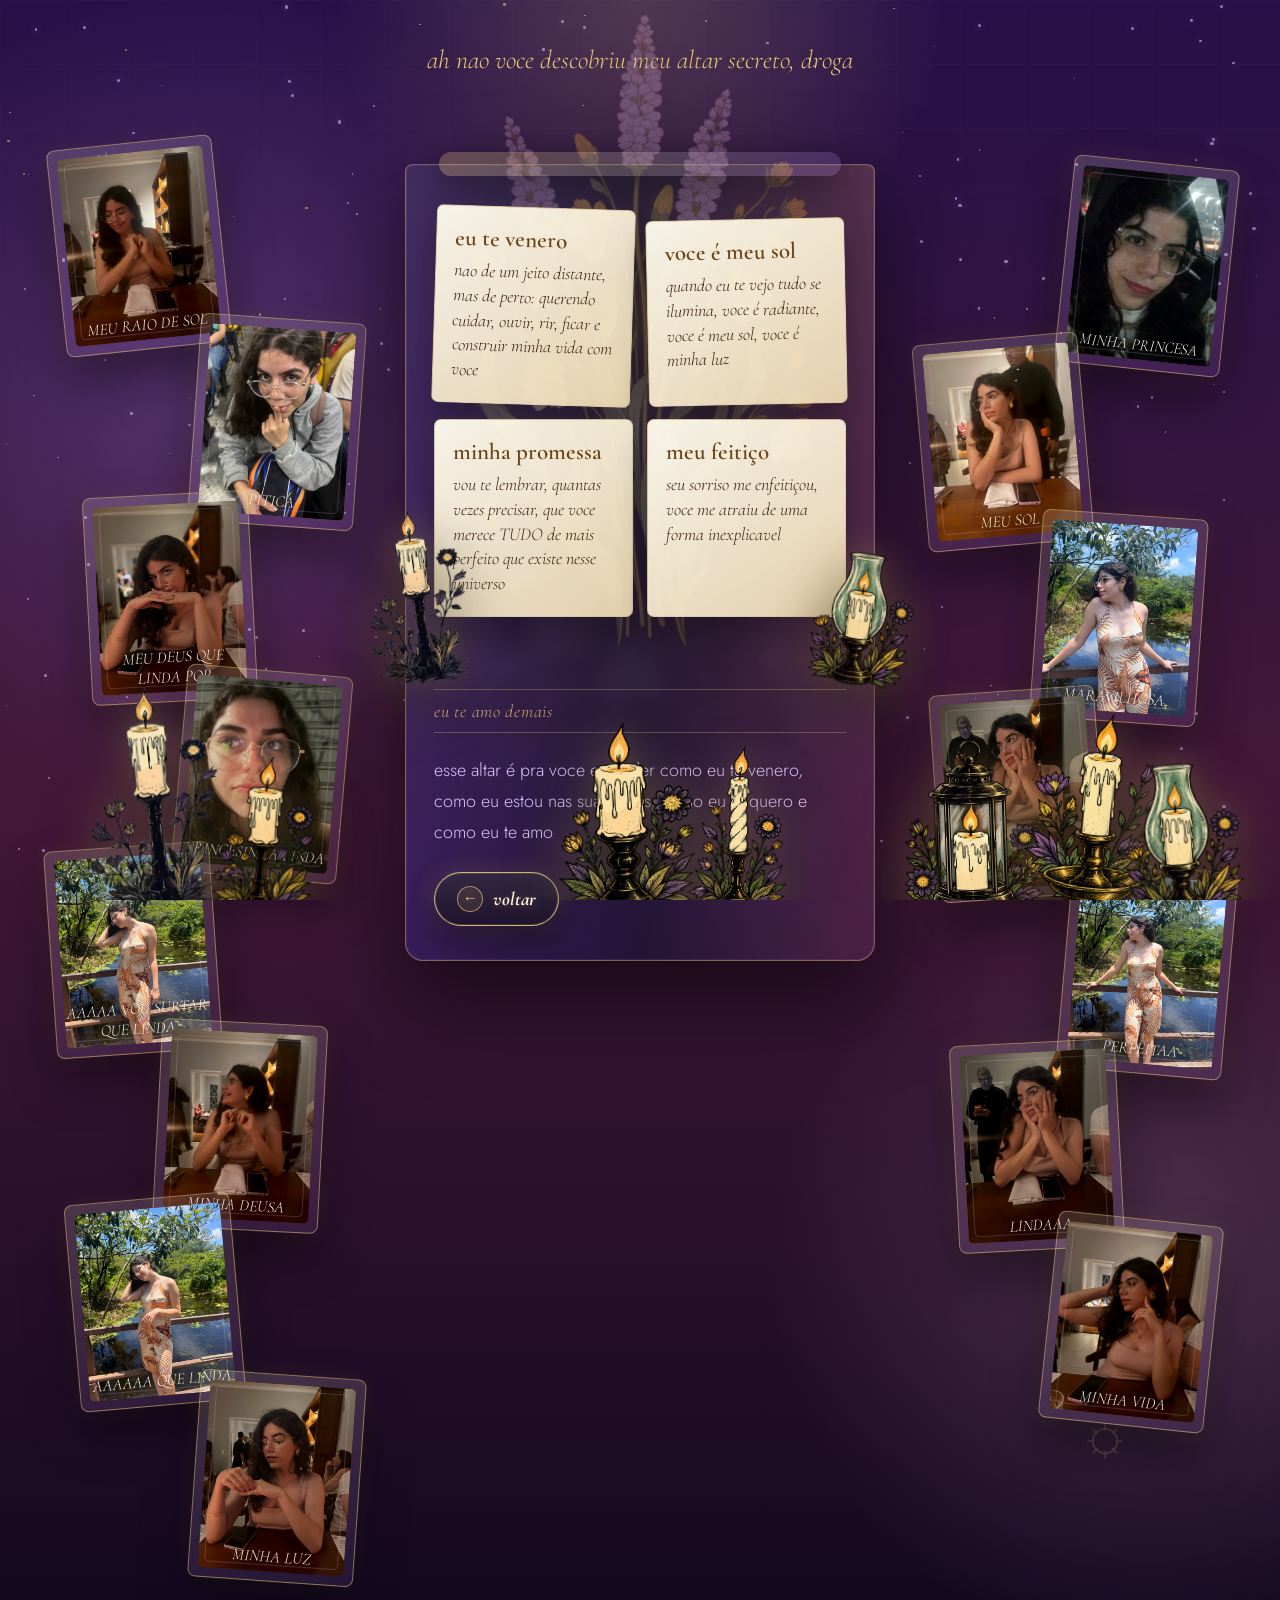
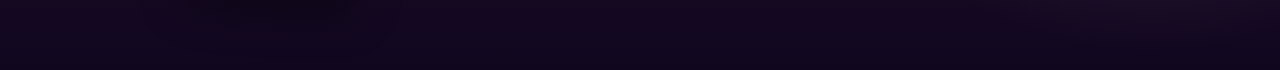
<file: altar.html>
<!DOCTYPE html>
<html lang="pt-BR">
<head>
<meta charset="UTF-8">
<meta name="viewport" content="width=device-width, initial-scale=1.0">
<title>altar</title>
<link rel="preconnect" href="https://fonts.googleapis.com">
<link rel="preconnect" href="https://fonts.gstatic.com" crossorigin>
<link href="https://fonts.googleapis.com/css2?family=Cormorant+Garamond:ital,wght@0,400;0,500;0,600;1,400;1,500&family=Jost:wght@300;400;500;600&display=swap" rel="stylesheet">
<style>
  :root{
    --bg-deep:#10071f;
    --bg-mid:#271148;
    --bg-wine:#421838;
    --lavender:#b98cf2;
    --lavender-soft:#d9c2fb;
    --gold:#e8c877;
    --rose:#f0b9dd;
    --wax:#f4e6cf;
    --ink:#3d2512;
    --text-soft:#f8f1ff;
    --serif:'Cormorant Garamond', serif;
    --sans:'Jost', sans-serif;
  }

  *{ box-sizing:border-box; }
  html{ scroll-behavior:smooth; }
  body{
    margin:0;
    min-height:100vh;
    color:var(--text-soft);
    font-family:var(--sans);
    font-weight:300;
    overflow-x:hidden;
    background:
      radial-gradient(circle at 50% 0%, rgba(232,200,119,0.22), transparent 19rem),
      radial-gradient(circle at 16% 24%, rgba(185,140,242,0.24), transparent 26rem),
      radial-gradient(circle at 90% 76%, rgba(240,185,221,0.18), transparent 24rem),
      linear-gradient(180deg, var(--bg-mid), var(--bg-wine) 48%, var(--bg-deep));
  }

  body::before{
    content:'';
    position:fixed;
    inset:0;
    pointer-events:none;
    background:
      linear-gradient(rgba(255,255,255,0.025) 1px, transparent 1px),
      linear-gradient(90deg, rgba(255,255,255,0.018) 1px, transparent 1px);
    background-size:64px 64px;
    mask-image:linear-gradient(to bottom, rgba(0,0,0,0.65), transparent 70%);
    z-index:0;
  }

  #stars{ position:fixed; inset:0; z-index:0; pointer-events:none; }
  .star{
    position:absolute;
    background:var(--lavender-soft);
    border-radius:50%;
    animation:twinkle 4s ease-in-out infinite;
    opacity:0.6;
    box-shadow:0 0 10px rgba(217,194,251,0.82), 0 0 18px rgba(232,200,119,0.22);
  }

  @keyframes twinkle{
    0%,100%{ opacity:0.16; transform:scale(1); }
    50%{ opacity:0.95; transform:scale(1.4); }
  }

  .sym{
    position:absolute;
    opacity:0.24;
    color:var(--lavender-soft);
    pointer-events:none;
    z-index:0;
    filter:drop-shadow(0 0 12px rgba(232,200,119,0.16));
  }
  .sym.gold{ color:var(--gold); }
  .sym.purple{ color:var(--lavender); filter:drop-shadow(0 0 12px rgba(185,140,242,0.34)); }
  .sym-drift{ animation:drift 9s ease-in-out infinite; }

  @keyframes drift{
    0%,100%{ transform:translateY(0) rotate(0deg); }
    50%{ transform:translateY(-16px) rotate(6deg); }
  }

  main{
    position:relative;
    z-index:2;
    min-height:100vh;
    padding:34px 18px 72px;
  }

  .window-candles{
    position:fixed;
    inset:0;
    z-index:3;
    pointer-events:none;
    overflow:hidden;
  }

  .scene-candle,
  .note-candle{
    position:absolute;
    width:var(--w, 118px);
    height:auto;
    object-fit:contain;
    opacity:var(--o, 1);
    transform:rotate(var(--r, 0deg));
    transform-origin:50% 100%;
    filter:
      drop-shadow(0 22px 30px rgba(0,0,0,0.58))
      drop-shadow(0 0 18px rgba(232,200,119,0.34));
    animation:none;
  }

  .scene-candle.one{ left:7vw; top:auto; bottom:-20px; --w:150px; --r:-6deg; --o:1; }
  .scene-candle.two{ left:15vw; right:auto; top:auto; bottom:-16px; --w:132px; --r:4deg; --o:1; }
  .scene-candle.three{ left:calc(50% - 94px); bottom:-22px; --w:166px; --r:-3deg; --o:1; }
  .scene-candle.four{ left:calc(50% + 24px); right:auto; bottom:-18px; --w:142px; --r:2deg; --o:1; }
  .scene-candle.five{ right:18vw; left:auto; top:auto; bottom:-22px; --w:150px; --r:-2deg; --o:1; }
  .scene-candle.six{ right:8vw; left:auto; bottom:-18px; --w:174px; --r:5deg; --o:1; }
  .scene-candle.seven{ right:2vw; left:auto; top:auto; bottom:-24px; --w:136px; --r:-5deg; --o:1; }

  @keyframes candleSway{
    0%,100%{ transform:translateY(0) rotate(var(--r, 0deg)); }
    50%{ transform:translateY(-5px) rotate(calc(var(--r, 0deg) * -0.35)); }
  }

  .altar-room{
    width:min(1180px, 100%);
    margin:0 auto;
    display:grid;
    grid-template-columns:minmax(250px, 0.78fr) minmax(320px, 1.18fr) minmax(250px, 0.78fr);
    gap:clamp(18px, 3.5vw, 46px);
    align-items:start;
  }

  .header-spell{
    grid-column:1 / -1;
    text-align:center;
    padding:10px 0 6px;
  }

  .header-spell p{
    margin:0 0 4px;
    color:var(--gold);
    font-family:var(--serif);
    font-style:italic;
    font-size:clamp(18px, 3.2vw, 26px);
  }

  h1{
    margin:0;
    font-family:var(--serif);
    font-weight:500;
    line-height:0.9;
    font-size:clamp(58px, 11vw, 128px);
    background:linear-gradient(180deg, #fff, var(--lavender-soft) 58%, var(--gold));
    -webkit-background-clip:text;
    background-clip:text;
    color:transparent;
    text-shadow:0 22px 62px rgba(0,0,0,0.34);
  }

  .photo-column{
    min-height:1460px;
    position:relative;
  }

  .portrait{
    position:absolute;
    width:clamp(118px, 13.5vw, 166px);
    aspect-ratio:4/5;
    padding:9px;
    border:1px solid rgba(232,200,119,0.5);
    border-radius:8px;
    background:linear-gradient(160deg, rgba(255,248,230,0.16), rgba(185,140,242,0.1));
    box-shadow:0 24px 48px rgba(0,0,0,0.42), 0 0 26px rgba(232,200,119,0.08);
    transform:rotate(var(--rot, 0deg));
    transition:transform .35s ease, border-color .35s ease;
  }

  .portrait::before{
    content:'';
    position:absolute;
    inset:15px;
    border:1px solid rgba(217,194,251,0.2);
    border-radius:5px;
    z-index:2;
    pointer-events:none;
  }

  .portrait::after{
    content:attr(data-label);
    position:absolute;
    left:10px;
    right:10px;
    bottom:14px;
    z-index:2;
    color:#fff8e6;
    font-family:var(--serif);
    font-style:italic;
    font-size:16px;
    text-align:center;
    text-shadow:0 2px 10px rgba(0,0,0,0.8);
  }

  .portrait:hover{
    border-color:rgba(232,200,119,0.86);
    transform:translateY(-8px) rotate(var(--rot, 0deg)) scale(1.03);
  }

  .portrait img{
    width:100%;
    height:100%;
    display:block;
    object-fit:cover;
    border-radius:5px;
    filter:saturate(1.06) contrast(1.03);
  }

  .left .portrait:nth-child(1){ top:12px; left:2%; --rot:-6deg; }
  .left .portrait:nth-child(2){ top:188px; right:0; --rot:4deg; }
  .left .portrait:nth-child(3){ top:364px; left:12%; --rot:-3deg; }
  .left .portrait:nth-child(4){ top:540px; right:5%; --rot:5deg; }
  .left .portrait:nth-child(5){ top:716px; left:0; --rot:-4deg; }
  .left .portrait:nth-child(6){ top:892px; right:12%; --rot:3deg; }
  .left .portrait:nth-child(7){ top:1068px; left:7%; --rot:-5deg; }
  .left .portrait:nth-child(8){ top:1244px; right:0; --rot:4deg; }
  .right .portrait:nth-child(1){ top:32px; right:0; --rot:6deg; }
  .right .portrait:nth-child(2){ top:208px; left:0; --rot:-5deg; }
  .right .portrait:nth-child(3){ top:384px; right:9%; --rot:4deg; }
  .right .portrait:nth-child(4){ top:560px; left:5%; --rot:-4deg; }
  .right .portrait:nth-child(5){ top:736px; right:0; --rot:5deg; }
  .right .portrait:nth-child(6){ top:912px; left:11%; --rot:-3deg; }
  .right .portrait:nth-child(7){ top:1088px; right:5%; --rot:6deg; }

  .shrine{
    position:relative;
    min-height:720px;
    display:flex;
    align-items:flex-end;
    justify-content:center;
    padding-top:34px;
  }

  .halo{
    position:absolute;
    top:28px;
    left:50%;
    width:min(74vw, 430px);
    aspect-ratio:1;
    transform:translateX(-50%);
    border-radius:50%;
    background:
      radial-gradient(circle, rgba(232,200,119,0.36), rgba(185,140,242,0.14) 46%, transparent 72%);
    filter:blur(1px);
    animation:haloPulse 5s ease-in-out infinite;
  }

  .sun-icon{
    position:absolute;
    top:62px;
    left:50%;
    z-index:2;
    width:min(56vw, 270px);
    transform:translateX(-50%);
    filter:drop-shadow(0 22px 48px rgba(0,0,0,0.55)) drop-shadow(0 0 30px rgba(232,200,119,0.32));
    animation:sunBreath 5s ease-in-out infinite;
  }

  .main-photo{
    position:absolute;
    top:245px;
    left:50%;
    z-index:4;
    width:min(58vw, 310px);
    aspect-ratio:4/5;
    padding:12px;
    border:1px solid rgba(232,200,119,0.75);
    border-radius:8px;
    background:
      linear-gradient(160deg, rgba(255,248,230,0.18), rgba(185,140,242,0.12)),
      rgba(20,10,38,0.7);
    box-shadow:0 34px 86px rgba(0,0,0,0.58), 0 0 42px rgba(232,200,119,0.14);
    transform:translateX(-50%) rotate(-1.4deg);
  }

  .main-photo::after{
    content:'minha obra de arte viva';
    position:absolute;
    left:12px;
    right:12px;
    bottom:18px;
    z-index:2;
    color:#fff8e6;
    font-family:var(--serif);
    font-style:italic;
    font-size:20px;
    text-align:center;
    text-shadow:0 2px 12px rgba(0,0,0,0.86);
  }

  .main-photo img{
    width:100%;
    height:100%;
    display:block;
    object-fit:cover;
    border-radius:5px;
  }

  .altar-table{
    position:relative;
    z-index:5;
    width:100%;
    min-height:310px;
    padding:42px 28px 34px;
    border:1px solid rgba(232,200,119,0.38);
    border-radius:8px 8px 18px 18px;
    background:
      linear-gradient(180deg, rgba(255,248,230,0.11), rgba(185,140,242,0.08)),
      linear-gradient(90deg, rgba(42,19,80,0.82), rgba(20,10,38,0.92), rgba(66,24,56,0.86));
    box-shadow:0 34px 90px rgba(0,0,0,0.62), inset 0 0 0 1px rgba(217,194,251,0.08);
    backdrop-filter:blur(10px);
  }

  .altar-table::before{
    content:'';
    position:absolute;
    left:7%;
    right:7%;
    top:-13px;
    height:24px;
    border-radius:999px;
    background:linear-gradient(90deg, rgba(232,200,119,0.28), rgba(255,248,230,0.16), rgba(185,140,242,0.2));
    box-shadow:0 10px 32px rgba(0,0,0,0.38);
  }

  .bouquet{
    position:absolute;
    left:50%;
    top:-160px;
    width:min(78vw, 450px);
    transform:translateX(-50%);
    opacity:0.3;
    z-index:-1;
    filter:drop-shadow(0 20px 48px rgba(0,0,0,0.58));
  }

  .love-notes{
    display:grid;
    grid-template-columns:1fr 1fr;
    gap:14px;
    position:relative;
    z-index:7;
    padding-bottom:48px;
  }

  .note-candle{
    z-index:8;
    bottom:-24px;
    --w:116px;
    --o:.98;
    animation:none;
  }

  .note-candle.left{
    left:-62px;
    --r:-8deg;
    animation-delay:-1.2s;
  }

  .note-candle.right{
    right:-62px;
    --r:8deg;
    animation-delay:-2.4s;
  }

  .note{
    min-height:138px;
    padding:18px 18px 20px;
    border:1px solid rgba(147,100,39,0.25);
    border-radius:7px;
    background:
      linear-gradient(145deg, rgba(255,252,239,0.96), rgba(242,222,183,0.92));
    color:var(--ink);
    box-shadow:0 18px 34px rgba(0,0,0,0.28);
    transform:rotate(var(--rot, 0deg));
  }

  .note strong{
    display:block;
    margin-bottom:6px;
    font-family:var(--serif);
    font-size:23px;
    font-weight:600;
    color:#6c4214;
  }

  .note p{
    margin:0;
    font-family:var(--serif);
    font-size:18px;
    line-height:1.38;
    font-style:italic;
  }

  .note:nth-child(1){ --rot:-1.8deg; }
  .note:nth-child(2){ --rot:1.4deg; margin-top:18px; }
  .note:nth-child(3){ --rot:1.8deg; }
  .note:nth-child(4){ --rot:-1.2deg; margin-top:12px; }

  .mantra{
    margin-top:24px;
    padding:10px 0;
    border-top:1px solid rgba(232,200,119,0.28);
    border-bottom:1px solid rgba(232,200,119,0.28);
    overflow:hidden;
    position:relative;
    z-index:7;
  }

  .mantra span{
    display:block;
    white-space:nowrap;
    color:rgba(232,200,119,0.8);
    font-family:var(--serif);
    font-size:18px;
    font-style:italic;
    letter-spacing:0.04em;
    text-shadow:0 0 14px rgba(232,200,119,0.18);
  }

  .confession{
    margin:22px 0 0;
    color:var(--lavender-soft);
    font-size:18px;
    line-height:1.72;
    position:relative;
    z-index:7;
  }

  .back-link{
    display:inline-flex;
    align-items:center;
    justify-content:center;
    gap:10px;
    margin-top:24px;
    padding:13px 22px;
    color:#fff6dc;
    text-decoration:none;
    font-family:var(--serif);
    font-size:19px;
    font-weight:700;
    font-style:italic;
    line-height:1;
    border:1px solid rgba(232,200,119,0.9);
    border-radius:999px;
    background:
      linear-gradient(180deg, rgba(255,248,230,0.12), rgba(232,200,119,0.04)),
      rgba(20,10,38,0.86);
    box-shadow:
      0 14px 30px rgba(0,0,0,0.42),
      0 0 24px rgba(232,200,119,0.18),
      inset 0 0 0 1px rgba(255,248,230,0.12);
    text-shadow:0 1px 8px rgba(232,200,119,0.3);
    transition:color .25s ease, border-color .25s ease, background .25s ease, box-shadow .25s ease, transform .25s ease;
  }

  .back-link::before{
    content:'←';
    display:grid;
    place-items:center;
    width:24px;
    height:24px;
    border-radius:50%;
    border:1px solid rgba(232,200,119,0.62);
    background:rgba(232,200,119,0.1);
    font-family:var(--sans);
    font-style:normal;
    font-size:15px;
    line-height:1;
    color:var(--gold);
  }

  .back-link:hover,
  .back-link:focus-visible{
    color:#fff;
    border-color:#fff0b8;
    background:
      linear-gradient(180deg, rgba(255,248,230,0.18), rgba(232,200,119,0.08)),
      rgba(42,19,80,0.94);
    box-shadow:
      0 18px 38px rgba(0,0,0,0.48),
      0 0 34px rgba(232,200,119,0.3),
      inset 0 0 0 1px rgba(255,248,230,0.2);
    transform:translateY(-2px);
    outline:none;
  }

  footer{
    position:relative;
    z-index:1;
    text-align:center;
    padding:0 20px 42px;
    margin-top:-34px;
    color:rgba(217,194,251,0.45);
    font-family:var(--serif);
    font-size:14px;
    font-style:italic;
  }

  @keyframes haloPulse{
    0%,100%{ transform:translateX(-50%) scale(1); opacity:0.8; }
    50%{ transform:translateX(-50%) scale(1.1); opacity:1; }
  }

  @keyframes sunBreath{
    0%,100%{ transform:translateX(-50%) scale(1); }
    50%{ transform:translateX(-50%) scale(1.035); }
  }

  @media (max-width:980px){
    .altar-room{
      grid-template-columns:1fr;
      gap:18px;
    }

    .photo-column{
      min-height:auto;
      display:grid;
      grid-template-columns:repeat(3, minmax(0, 1fr));
      gap:12px;
      order:3;
    }

    .right{ order:4; }

    .portrait{
      position:relative;
      inset:auto !important;
      width:100%;
      transform:rotate(var(--rot, 0deg));
    }

    .shrine{
      min-height:690px;
      order:2;
    }
  }

  @media (max-width:660px){
    main{ padding:24px 14px 62px; }
    .header-spell{ text-align:left; }
    .shrine{ min-height:650px; padding-top:10px; }
    .sun-icon{ top:42px; width:min(62vw, 240px); }
    .main-photo{ top:210px; width:min(76vw, 284px); }
    .altar-table{ padding:36px 16px 26px; }
    .love-notes{ grid-template-columns:1fr; }
    .note-candle{ --w:92px; bottom:-12px; }
    .note-candle.left{ left:-32px; }
    .note-candle.right{ right:-32px; }
    .note:nth-child(n){ margin-top:0; }
    .photo-column{ grid-template-columns:1fr 1fr; }
    .scene-candle.one,
    .scene-candle.seven{ display:none; }
    .scene-candle.two{ left:2vw; bottom:-12px; --w:112px; }
    .scene-candle.three{ left:calc(50% - 64px); bottom:-14px; --w:128px; }
    .scene-candle.four{ left:calc(50% + 20px); bottom:-12px; --w:108px; }
    .scene-candle.five{ right:18vw; left:auto; bottom:-14px; --w:118px; }
    .scene-candle.six{ right:0; left:auto; bottom:-12px; --w:126px; }
  }

  @media (prefers-reduced-motion:reduce){
    .star, .sym-drift, .halo, .sun-icon, .scene-candle, .note-candle{
      animation:none !important;
    }
  }
</style>
</head>
<body>
<div id="stars"></div>
<div class="window-candles" aria-hidden="true">
  <img class="scene-candle one" src="vela 1.png" alt="">
  <img class="scene-candle two" src="vela 2.png" alt="">
  <img class="scene-candle three" src="vela 3.png" alt="">
  <img class="scene-candle four" src="vela 4.png" alt="">
  <img class="scene-candle five" src="vela 5.png" alt="">
  <img class="scene-candle six" src="vela 6.png" alt="">
  <img class="scene-candle seven" src="vela 7.png" alt="">
</div>

<main>
  <svg class="sym sym-drift gold" style="top:9%; left:7%;" width="32" height="32" viewBox="0 0 24 24" fill="none" stroke="currentColor" stroke-width="1"><path d="M12 2l2 6h6l-5 3.7 2 6.3-5-3.9-5 3.9 2-6.3L4 8h6z"/></svg>
  <svg class="sym sym-drift purple" style="top:16%; right:9%; animation-delay:1.5s;" width="28" height="28" viewBox="0 0 24 24" fill="none" stroke="currentColor" stroke-width="1"><path d="M17 12a5 5 0 11-5-5 4 4 0 004 4 5 5 0 011 1z"/></svg>
  <svg class="sym sym-drift gold" style="bottom:12%; right:12%; animation-delay:2.6s;" width="42" height="42" viewBox="0 0 24 24" fill="none" stroke="currentColor" stroke-width="0.9"><circle cx="12" cy="12" r="7"/><path d="M12 2v4M12 18v4M2 12h4M18 12h4M5 5l2.8 2.8M16.2 16.2L19 19M19 5l-2.8 2.8M7.8 16.2L5 19"/></svg>

  <section class="altar-room" aria-label="altar secreto para ela">
    <div class="header-spell">
      <p>ah nao voce descobriu meu altar secreto, droga</p>
    </div>

    <div class="photo-column left" id="leftPortraits" aria-label="retratos"></div>

    <div class="shrine">
      <div class="halo"></div>
      <img class="sun-icon" src="tarot-sun.png" alt="">
      <div class="main-photo">
        <img src="FOTO1.jpg" alt="foto principal dela">
      </div>

      <div class="altar-table">
        <img class="bouquet" src="bouquet.png" alt="">

        <div class="love-notes">
          <img class="note-candle left" src="vela 1.png" alt="" aria-hidden="true">
          <img class="note-candle right" src="vela 7.png" alt="" aria-hidden="true">
          <article class="note">
            <strong>eu te venero</strong>
            <p>nao de um jeito distante, mas de perto: querendo cuidar, ouvir, rir, ficar e construir minha vida com voce</p>
          </article>
          <article class="note">
            <strong>voce é meu sol</strong>
            <p>quando eu te vejo tudo se ilumina, voce é radiante, voce é meu sol, voce é minha luz</p>
          </article>
          <article class="note">
            <strong>minha promessa</strong>
            <p>vou te lembrar, quantas vezes precisar, que voce merece TUDO de mais perfeito que existe nesse universo</p>
          </article>
          <article class="note">
            <strong>meu feitiço</strong>
            <p>seu sorriso me enfeitiçou, voce me atraiu de uma forma inexplicavel</p>
          </article>
        </div>

        <div class="mantra" aria-hidden="true">
          <span>eu te amo demais</span>
        </div>

        <p class="confession">
          esse altar é pra voce entender como eu te venero, como eu estou nas suas maos, como eu te quero e como eu te amo
        </p>

        <a class="back-link" href="index.html">voltar</a>
      </div>
    </div>

    <div class="photo-column right" id="rightPortraits" aria-label="mais retratos"></div>
  </section>
</main>

<footer></footer>

<script>
  const portraitLabels = [
    'MEU RAIO DE SOL',
    'PITICA',
    'MEU DEUS QUE LINDA PQP',
    'PRINCESINHA LINDA',
    'AAAAA VOU SURTAR QUE LINDA',
    'MINHA DEUSA',
    'AAAAAA QUE LINDA',
    'MINHA LUZ',
    'MINHA PRINCESA',
    'MEU SOL',
    'MARAVILHOSA',
    'GOSTOSA',
    'PERFEITAA',
    'LINDAAA',
    'MINHA VIDA'
  ];
  const portraitSources = [
    'FOTO1.jpg',
    'FOTO2.jpg',
    'FOTO3.jpg',
    'FOTO4.jpg',
    'FOTO5.jpg',
    'FOTO6.jpg',
    'FOTO7.jpg',
    'FOTO8.jpg',
    'FOTO9.JPG',
    'FOTO10.jpg',
    'FOTO11.jpg',
    'FOTO12.jpg',
    'FOTO13.jpg',
    'FOTO14.jpg',
    'FOTO15.jpg'
  ];
  const leftPortraits = document.getElementById('leftPortraits');
  const rightPortraits = document.getElementById('rightPortraits');

  portraitSources.forEach((src, index) => {
    const frame = document.createElement('div');
    frame.className = 'portrait';
    frame.dataset.label = portraitLabels[index];

    const img = document.createElement('img');
    img.alt = 'foto dela';
    img.src = src;
    img.onerror = () => frame.remove();
    frame.appendChild(img);

    if(index < 8){
      leftPortraits.appendChild(frame);
    }else{
      rightPortraits.appendChild(frame);
    }
  });

  const starsContainer = document.getElementById('stars');
  const STAR_COUNT = 240;

  for(let i = 0; i < STAR_COUNT; i++){
    const s = document.createElement('div');
    s.className = 'star';
    const size = Math.random() * 2.4 + 1;
    s.style.width = size + 'px';
    s.style.height = size + 'px';
    s.style.left = Math.random() * 100 + 'vw';
    s.style.top = Math.random() * 100 + 'vh';
    s.style.animationDelay = (Math.random() * 4) + 's';
    s.style.animationDuration = (3 + Math.random() * 3) + 's';

    if(i % 9 === 0){
      s.style.background = 'var(--gold)';
      s.style.boxShadow = '0 0 12px rgba(232,200,119,0.9), 0 0 24px rgba(232,200,119,0.32)';
    }

    starsContainer.appendChild(s);
  }
</script>
</body>
</html>
</file>
